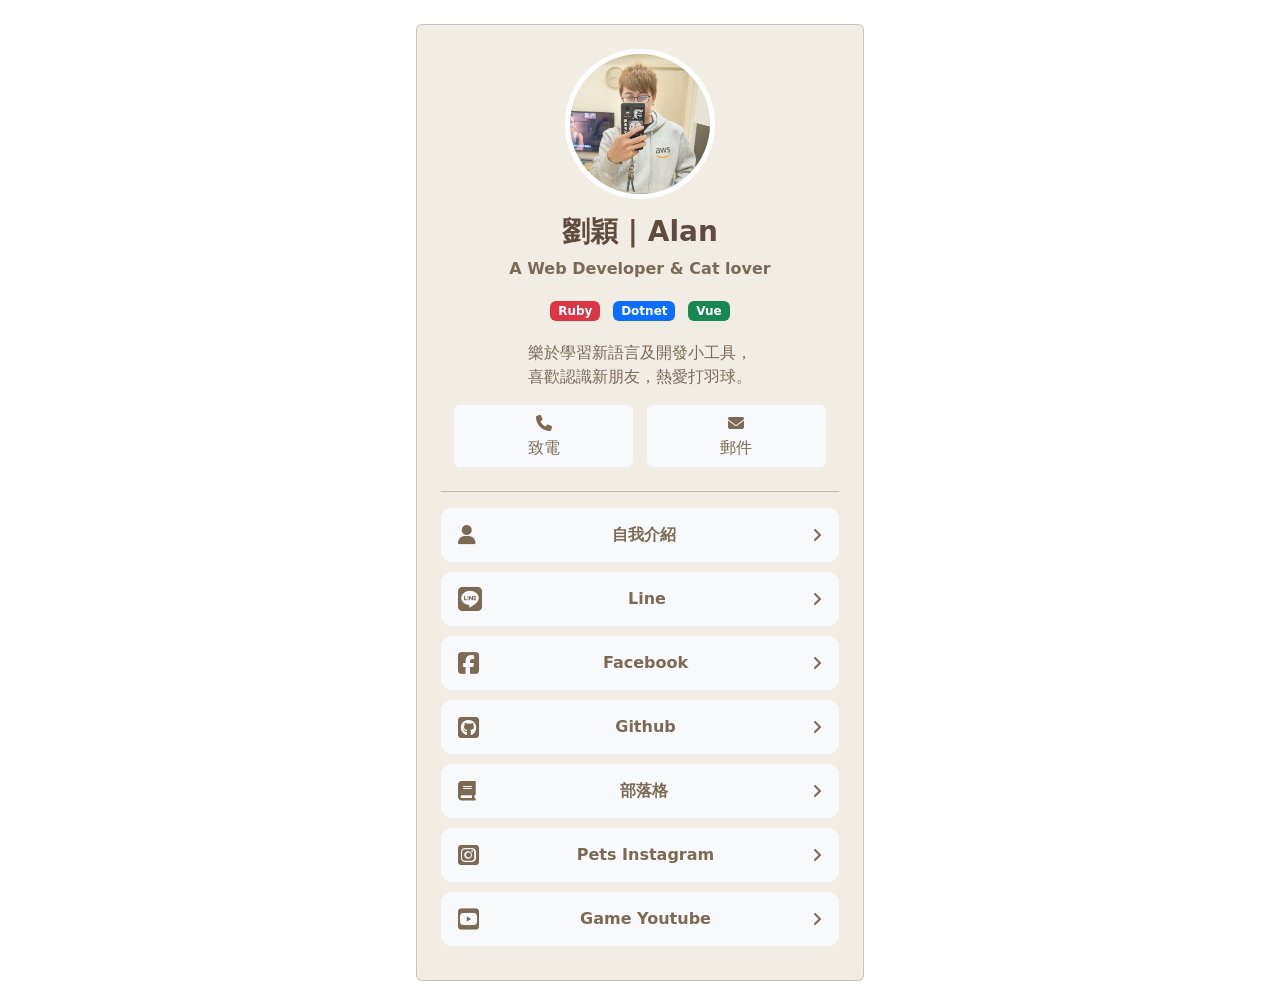
<file: index.html>
<!doctype html>
<html lang="en">
  <head>
    <meta charset="utf-8">
    <meta http-equiv="x-ua-compatible" content="ie=edge">
    <meta name="description" content="">
    <meta name="viewport" content="width=device-width, initial-scale=1, shrink-to-fit=no">
    <meta property="og:type" content="website">
    <meta property="og:title" content="劉穎｜Alan Liu">
    <meta property="og:description" content="Hi , 這是屬於 Alan 的自我介紹 , 很高興認識你">
    <meta property="og:url" content="https://hi-alan-liu.github.io/">
    <meta property="og:image" content="https://hi-alan-liu.github.io/assets/images/favicon.png/">
    <title>劉穎｜Alan Liu</title>
    <link rel="shortcut icon" href="assets/images/favicon.png" type="image/png">
    <link href="https://cdn.jsdelivr.net/npm/bootstrap@5.3.2/dist/css/bootstrap.min.css" rel="stylesheet" integrity="sha384-T3c6CoIi6uLrA9TneNEoa7RxnatzjcDSCmG1MXxSR1GAsXEV/Dwwykc2MPK8M2HN" crossorigin="anonymous">
    <link rel="stylesheet" href="https://cdnjs.cloudflare.com/ajax/libs/font-awesome/6.5.1/css/all.min.css" integrity="sha512-DTOQO9RWCH3ppGqcWaEA1BIZOC6xxalwEsw9c2QQeAIftl+Vegovlnee1c9QX4TctnWMn13TZye+giMm8e2LwA==" crossorigin="anonymous" referrerpolicy="no-referrer" />
    <!--====== Style css ======-->
    <link rel="stylesheet" href="assets/css/style.css">
  </head>
  <body>
    <div class="container text-center d-flex justify-content-evenly my-4">
      <div class="card p-4 bg-warning">

        <div class="justify-content-evenly">
          <img src="assets/images/avatar.jpg" class="rounded-circle" alt="Avatar" height="150" width="150">
        </div>
  
        <h3 class="mt-3 fw-bold text-orange" style="color: #604C3F;">劉穎 | Alan</h3>

        <p class="text-secondary fw-bold">A Web Developer & Cat lover</p>

        <p>
          <span class="badge text-bg-danger m-1">Ruby</span>
          <span class="badge text-bg-primary m-1">Dotnet</span>
          <span class="badge text-bg-success m-1">Vue</span>
        </p>

        <div class="mx-1 mb-3 text-secondary">
          <span>樂於學習新語言及開發小工具，</span><br>
          <span>喜歡認識新朋友，熱愛打羽球。</span>
        </div>

        <div class="mb-2 contact">
          <a class="btn btn-light mx-1 text-secondary" href="tel:+886-908-630-926">
            <i class="fa-solid fa-phone"></i>
            <div class="title-btn-text">致電</div>
          </a>
          <a class="btn btn-light mx-1 text-secondary" href="mailto:pa013971@gmail.com">
            <i class="fa-solid fa-envelope"></i>
            <div class="title-btn-text">郵件</div>
          </a>
        </div>

        <hr>
  
        <a href="https://hi-alan-liu.github.io/profile/" class="btn btn-light social-icon-wrap text-secondary" target="_blank">
          <i class="fa-solid fa-user fa-lg"></i>
          <span class="social-text change-social-text fw-bolder">自我介紹</span>
          <i class="fa-solid fa-angle-right"></i>
        </a>
        
        <a href="https://line.me/R/ti/p/~pa013971" class="btn btn-light social-icon-wrap text-secondary" target="_blank">
          <i class="fa-brands fa-line fa-xl"></i>
          <span class="social-text change-social-text fw-bolder">Line</span>
          <i class="fa-solid fa-angle-right"></i>
        </a>

        <a href="https://www.facebook.com/profile.php?id=100000406351114" class="btn btn-light social-icon-wrap text-secondary" target="_blank">
          <i class="fa-brands fa-square-facebook fa-xl"></i>
          <span class="social-text change-social-text fw-bolder">Facebook</span>
          <i class="fa-solid fa-angle-right"></i>
        </a>

        <a href="https://github.com/Hi-Alan-Liu" class="btn btn-light social-icon-wrap text-secondary" target="_blank">
          <i class="fa-brands fa-square-github fa-xl"></i>
          <span class="social-text change-social-text fw-bolder">Github</span>
          <i class="fa-solid fa-angle-right"></i>
        </a>

        <a href="https://hi-alan-liu.github.io/blog/" class="btn btn-light social-icon-wrap text-secondary" target="_blank">
          <i class="fa-solid fa-book fa-lg"></i>
          <span class="social-text change-social-text fw-bolder">部落格</span>
          <i class="fa-solid fa-angle-right"></i>
        </a>

        <a href="https://instagram.com/alan_jun_cat" class="btn btn-light social-icon-wrap text-secondary" target="_blank">
          <i class="fa-brands fa-square-instagram fa-xl"></i>
          <span class="social-text change-social-text fw-bolder">Pets Instagram</span>
          <i class="fa-solid fa-angle-right"></i>
        </a>

        <a href="https://www.youtube.com/@Alan-Tw" class="btn btn-light social-icon-wrap text-secondary" target="_blank">
          <i class="fa-brands fa-square-youtube fa-xl"></i>
          <span class="social-text change-social-text fw-bolder">Game Youtube</span>
          <i class="fa-solid fa-angle-right"></i>
        </a>
  
      </div>
    </div>

    <script src="https://cdn.jsdelivr.net/npm/bootstrap@5.3.2/dist/js/bootstrap.bundle.min.js" integrity="sha384-C6RzsynM9kWDrMNeT87bh95OGNyZPhcTNXj1NW7RuBCsyN/o0jlpcV8Qyq46cDfL" crossorigin="anonymous"></script>
  </body>
</html>
</file>
<file: assets/css/style.css>
.card {
  width: 100%;
  max-width: 28rem;
}

.rounded-circle {
  object-fit: cover;
  border-radius: 50%;
  border: 5px solid white;
}

.contact a{
  width: 45%;
}

.social-icon-wrap {
  display: flex;
  width: 100%;
  max-width: 100%;
  height: 54px;
  max-height: 54px;
  align-items: center;
  font-size: 16px;
  font-weight: 400;
  margin-bottom: 10px;
  border-radius: 10px;
  padding: 10px 16px;
  box-sizing: border-box;
}

.social-text {
  flex-grow: 1;
  overflow: hidden;
  text-overflow: ellipsis;
}


:root {
  --bs-warning-rgb: 242,237,228;
  --bs-secondary-rgb: 122,106,86;
  --bs-orange-rgb: 96,76,63;
}
</file>
